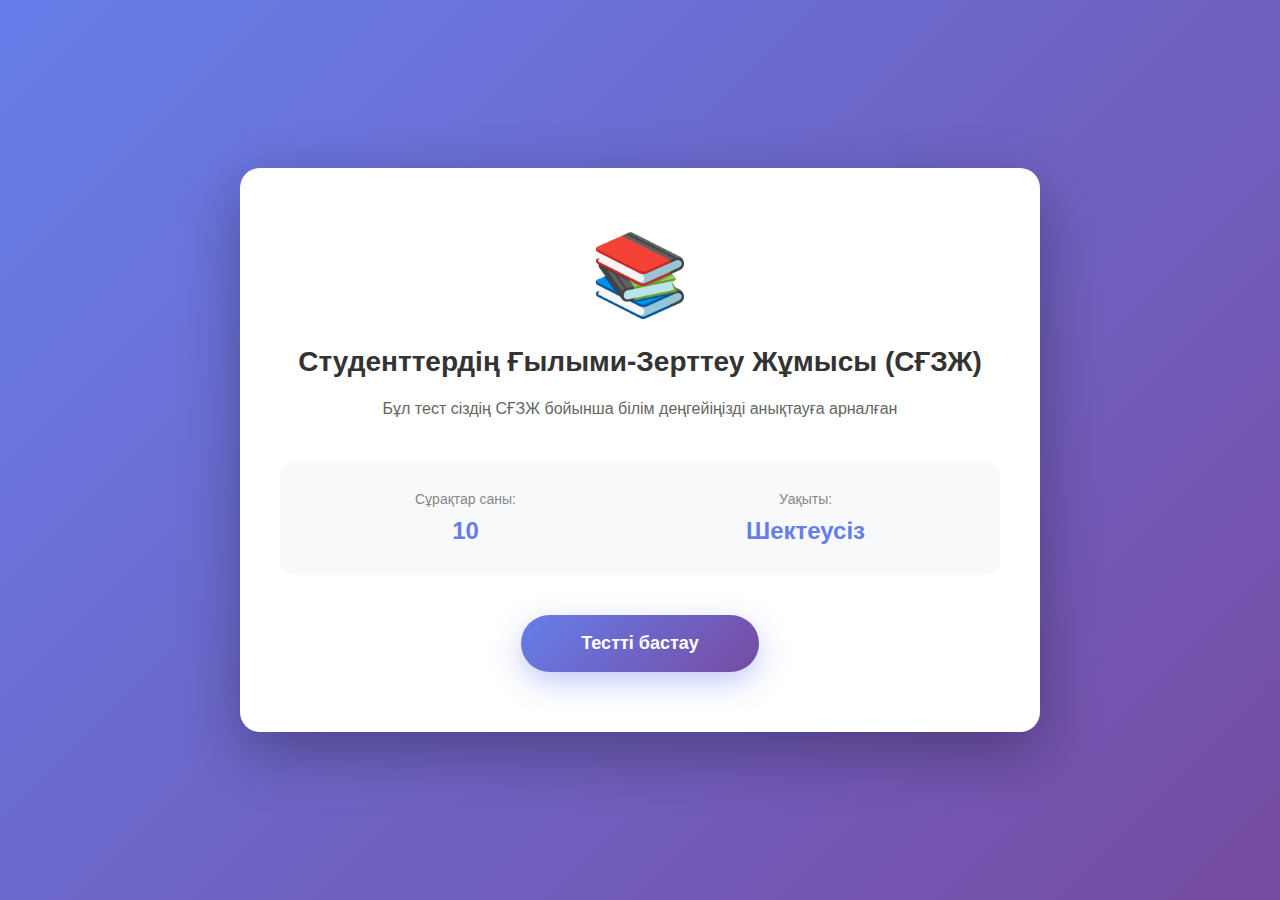
<file: index.html>
<!DOCTYPE html>
<html lang="kk">
<head>
    <meta charset="UTF-8">
    <meta name="viewport" content="width=device-width, initial-scale=1.0">
    <title>СҒЗЖ Тесті</title>
    <link rel="stylesheet" href="styles.css">
</head>
<body>
    <div class="container">
        <div class="welcome-card">
            <div class="icon">📚</div>
            <h1>Студенттердің Ғылыми-Зерттеу Жұмысы (СҒЗЖ)</h1>
            <p class="subtitle">Бұл тест сіздің СҒЗЖ бойынша білім деңгейіңізді анықтауға арналған</p>
            <div class="info-box">
                <div class="info-item">
                    <span class="info-label">Сұрақтар саны:</span>
                    <span class="info-value">10</span>
                </div>
                <div class="info-item">
                    <span class="info-label">Уақыты:</span>
                    <span class="info-value">Шектеусіз</span>
                </div>
            </div>
            <button class="start-btn" onclick="startTest()">Тестті бастау</button>
        </div>
    </div>
    <script src="script.js"></script>
</body>
</html>
</file>
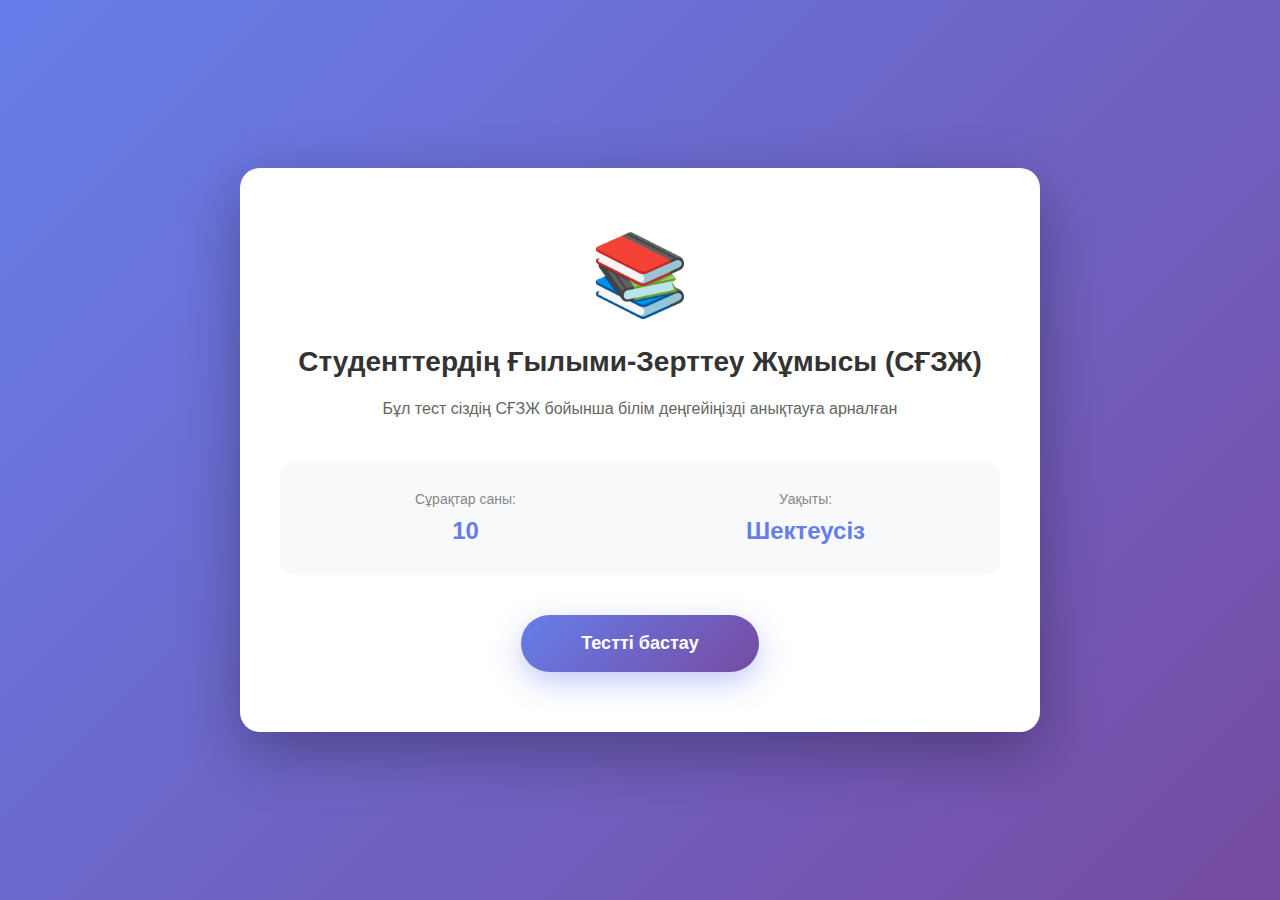
<file: result.html>
<!DOCTYPE html>
<html lang="kk">
<head>
    <meta charset="UTF-8">
    <meta name="viewport" content="width=device-width, initial-scale=1.0">
    <title>СҒЗЖ Тесті - Қорытынды</title>
    <link rel="stylesheet" href="styles.css">
</head>
<body>
    <div class="container">
        <div class="result-card">
            <div class="result-header">
                <div class="icon result-icon" id="resultIcon">🎓</div>
                <h1>Қорытынды</h1>
                <p class="result-message" id="resultMessage"></p>
            </div>

            <div class="score-display">
                <div class="score-circle">
                    <svg width="200" height="200" viewBox="0 0 200 200">
                        <circle cx="100" cy="100" r="90" fill="none" stroke="#e0e0e0" stroke-width="12"/>
                        <circle id="scoreCircle" cx="100" cy="100" r="90" fill="none" stroke="#4CAF50" stroke-width="12" 
                                stroke-dasharray="565.48" stroke-dashoffset="565.48" transform="rotate(-90 100 100)" 
                                style="transition: stroke-dashoffset 1s ease"/>
                    </svg>
                    <div class="score-text">
                        <span class="score-number" id="scoreNumber">0</span>
                        <span class="score-total">/ 10</span>
                    </div>
                </div>
            </div>

            <div class="result-stats">
                <div class="stat-item correct">
                    <div class="stat-icon">✓</div>
                    <div class="stat-label">Дұрыс</div>
                    <div class="stat-value" id="correctCount">0</div>
                </div>
                <div class="stat-item incorrect">
                    <div class="stat-icon">✗</div>
                    <div class="stat-label">Қате</div>
                    <div class="stat-value" id="incorrectCount">0</div>
                </div>
                <div class="stat-item percentage">
                    <div class="stat-icon">%</div>
                    <div class="stat-label">Пайыз</div>
                    <div class="stat-value" id="percentageValue">0%</div>
                </div>
            </div>

            <div class="detailed-results" id="detailedResults">
                <!-- Detailed answers will be shown here -->
            </div>

            <div class="result-actions">
                <button class="action-btn restart-btn" onclick="restartTest()">Қайта бастау</button>
                <button class="action-btn home-btn" onclick="goHome()">Басты бетке</button>
            </div>
        </div>
    </div>
    <script src="script.js"></script>
</body>
</html>
</file>
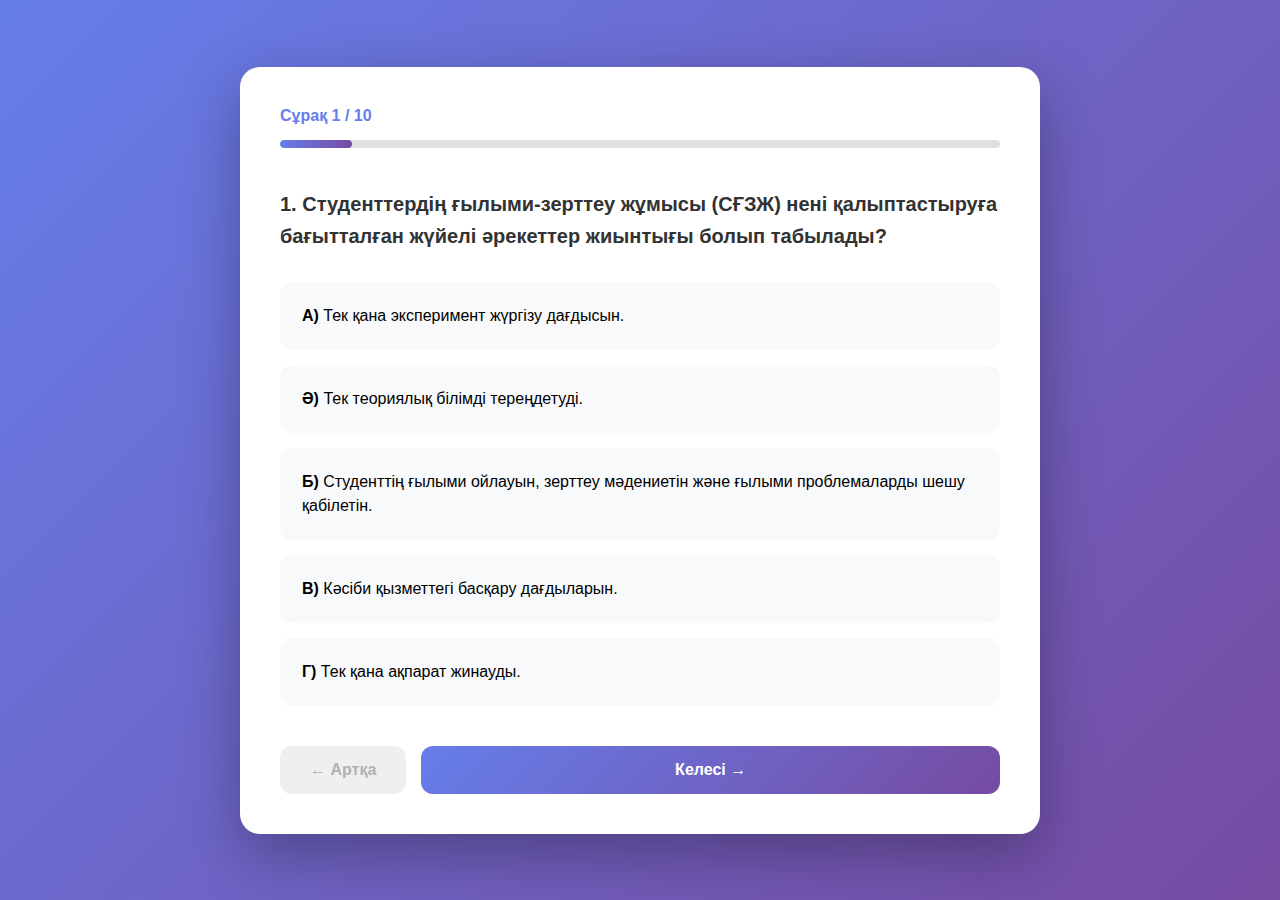
<file: test.html>
<!DOCTYPE html>
<html lang="kk">
<head>
    <meta charset="UTF-8">
    <meta name="viewport" content="width=device-width, initial-scale=1.0">
    <title>СҒЗЖ Тесті - Сұрақтар</title>
    <link rel="stylesheet" href="styles.css">
</head>
<body>
    <div class="container">
        <div class="test-card">
            <div class="progress-header">
                <div class="progress-info">
                    <span class="question-counter">Сұрақ <span id="currentQuestion">1</span> / <span id="totalQuestions">10</span></span>
                </div>
                <div class="progress-bar">
                    <div class="progress-fill" id="progressFill"></div>
                </div>
            </div>

            <div class="question-container" id="questionContainer">
                <!-- Questions will be loaded here by JavaScript -->
            </div>

            <div class="navigation-buttons">
                <button class="nav-btn prev-btn" id="prevBtn" onclick="previousQuestion()" disabled>← Артқа</button>
                <button class="nav-btn next-btn" id="nextBtn" onclick="nextQuestion()">Келесі →</button>
                <button class="nav-btn submit-btn" id="submitBtn" onclick="submitTest()" style="display: none;">Аяқтау ✓</button>
            </div>
        </div>
    </div>
    <script src="script.js"></script>
</body>
</html>
</file>
<file: styles.css>
* {
    margin: 0;
    padding: 0;
    box-sizing: border-box;
}

body {
    font-family: 'Segoe UI', Tahoma, Geneva, Verdana, sans-serif;
    background: linear-gradient(135deg, #667eea 0%, #764ba2 100%);
    min-height: 100vh;
    display: flex;
    align-items: center;
    justify-content: center;
    padding: 20px;
}

.container {
    width: 100%;
    max-width: 800px;
    margin: 0 auto;
}

/* Welcome Page Styles */
.welcome-card {
    background: white;
    border-radius: 20px;
    padding: 60px 40px;
    box-shadow: 0 20px 60px rgba(0, 0, 0, 0.3);
    text-align: center;
    animation: fadeIn 0.6s ease;
}

.icon {
    font-size: 80px;
    margin-bottom: 20px;
    animation: bounce 2s infinite;
}

h1 {
    color: #333;
    font-size: 28px;
    margin-bottom: 15px;
    line-height: 1.4;
}

.subtitle {
    color: #666;
    font-size: 16px;
    margin-bottom: 40px;
    line-height: 1.6;
}

.info-box {
    background: #f8f9fa;
    border-radius: 15px;
    padding: 30px;
    margin-bottom: 40px;
    display: flex;
    justify-content: space-around;
    gap: 20px;
}

.info-item {
    display: flex;
    flex-direction: column;
    gap: 10px;
}

.info-label {
    color: #888;
    font-size: 14px;
}

.info-value {
    color: #667eea;
    font-size: 24px;
    font-weight: bold;
}

.start-btn {
    background: linear-gradient(135deg, #667eea 0%, #764ba2 100%);
    color: white;
    border: none;
    padding: 18px 60px;
    font-size: 18px;
    font-weight: bold;
    border-radius: 50px;
    cursor: pointer;
    transition: all 0.3s ease;
    box-shadow: 0 10px 30px rgba(102, 126, 234, 0.4);
}

.start-btn:hover {
    transform: translateY(-3px);
    box-shadow: 0 15px 40px rgba(102, 126, 234, 0.6);
}

/* Test Page Styles */
.test-card {
    background: white;
    border-radius: 20px;
    padding: 40px;
    box-shadow: 0 20px 60px rgba(0, 0, 0, 0.3);
    animation: fadeIn 0.6s ease;
}

.progress-header {
    margin-bottom: 40px;
}

.progress-info {
    display: flex;
    justify-content: space-between;
    align-items: center;
    margin-bottom: 15px;
}

.question-counter {
    color: #667eea;
    font-weight: bold;
    font-size: 16px;
}

.progress-bar {
    width: 100%;
    height: 8px;
    background: #e0e0e0;
    border-radius: 10px;
    overflow: hidden;
}

.progress-fill {
    height: 100%;
    background: linear-gradient(90deg, #667eea 0%, #764ba2 100%);
    transition: width 0.3s ease;
    border-radius: 10px;
}

.question-container {
    margin-bottom: 40px;
}

.question-text {
    color: #333;
    font-size: 20px;
    font-weight: 600;
    margin-bottom: 30px;
    line-height: 1.6;
}

.options-list {
    list-style: none;
}

.option-item {
    margin-bottom: 15px;
}

.option-label {
    display: flex;
    align-items: center;
    padding: 20px;
    background: #f8f9fa;
    border-radius: 12px;
    cursor: pointer;
    transition: all 0.3s ease;
    border: 2px solid transparent;
}

.option-label:hover {
    background: #e9ecef;
    transform: translateX(5px);
}

.option-input {
    display: none;
}

.option-input:checked + .option-label {
    background: linear-gradient(135deg, #667eea 0%, #764ba2 100%);
    color: white;
    border-color: #667eea;
    transform: translateX(5px);
}

.option-text {
    font-size: 16px;
    line-height: 1.5;
}

.navigation-buttons {
    display: flex;
    justify-content: space-between;
    gap: 15px;
}

.nav-btn {
    padding: 15px 30px;
    font-size: 16px;
    font-weight: bold;
    border: none;
    border-radius: 12px;
    cursor: pointer;
    transition: all 0.3s ease;
}

.prev-btn {
    background: #e0e0e0;
    color: #666;
}

.prev-btn:hover:not(:disabled) {
    background: #d0d0d0;
}

.prev-btn:disabled {
    opacity: 0.5;
    cursor: not-allowed;
}

.next-btn, .submit-btn {
    background: linear-gradient(135deg, #667eea 0%, #764ba2 100%);
    color: white;
    flex: 1;
}

.next-btn:hover, .submit-btn:hover {
    transform: translateY(-2px);
    box-shadow: 0 5px 20px rgba(102, 126, 234, 0.4);
}

/* Result Page Styles */
.result-card {
    background: white;
    border-radius: 20px;
    padding: 50px 40px;
    box-shadow: 0 20px 60px rgba(0, 0, 0, 0.3);
    text-align: center;
    animation: fadeIn 0.6s ease;
}

.result-header {
    margin-bottom: 40px;
}

.result-icon {
    font-size: 80px;
    animation: scaleIn 0.5s ease;
}

.result-message {
    color: #666;
    font-size: 18px;
    margin-top: 15px;
}

.score-display {
    display: flex;
    justify-content: center;
    margin-bottom: 40px;
}

.score-circle {
    position: relative;
    width: 200px;
    height: 200px;
}

.score-text {
    position: absolute;
    top: 50%;
    left: 50%;
    transform: translate(-50%, -50%);
    display: flex;
    flex-direction: column;
    align-items: center;
}

.score-number {
    font-size: 48px;
    font-weight: bold;
    color: #4CAF50;
}

.score-total {
    font-size: 20px;
    color: #888;
}

.result-stats {
    display: grid;
    grid-template-columns: repeat(3, 1fr);
    gap: 20px;
    margin-bottom: 40px;
}

.stat-item {
    background: #f8f9fa;
    padding: 25px;
    border-radius: 15px;
    transition: transform 0.3s ease;
}

.stat-item:hover {
    transform: translateY(-5px);
}

.stat-item.correct {
    background: linear-gradient(135deg, #4CAF50 0%, #45a049 100%);
    color: white;
}

.stat-item.incorrect {
    background: linear-gradient(135deg, #f44336 0%, #da190b 100%);
    color: white;
}

.stat-item.percentage {
    background: linear-gradient(135deg, #667eea 0%, #764ba2 100%);
    color: white;
}

.stat-icon {
    font-size: 32px;
    margin-bottom: 10px;
}

.stat-label {
    font-size: 14px;
    margin-bottom: 5px;
    opacity: 0.9;
}

.stat-value {
    font-size: 28px;
    font-weight: bold;
}

.detailed-results {
    text-align: left;
    margin-bottom: 40px;
    max-height: 400px;
    overflow-y: auto;
    padding: 20px;
    background: #f8f9fa;
    border-radius: 15px;
}

.detail-item {
    margin-bottom: 20px;
    padding: 15px;
    background: white;
    border-radius: 10px;
    border-left: 4px solid #ddd;
}

.detail-item.correct {
    border-left-color: #4CAF50;
}

.detail-item.incorrect {
    border-left-color: #f44336;
}

.detail-question {
    font-weight: bold;
    margin-bottom: 10px;
    color: #333;
}

.detail-answer {
    font-size: 14px;
    color: #666;
}

.detail-answer.correct {
    color: #4CAF50;
}

.detail-answer.incorrect {
    color: #f44336;
}

.result-actions {
    display: flex;
    gap: 15px;
    justify-content: center;
}

.action-btn {
    padding: 15px 40px;
    font-size: 16px;
    font-weight: bold;
    border: none;
    border-radius: 12px;
    cursor: pointer;
    transition: all 0.3s ease;
}

.restart-btn {
    background: linear-gradient(135deg, #667eea 0%, #764ba2 100%);
    color: white;
}

.home-btn {
    background: #e0e0e0;
    color: #666;
}

.action-btn:hover {
    transform: translateY(-2px);
    box-shadow: 0 5px 20px rgba(0, 0, 0, 0.2);
}

/* Animations */
@keyframes fadeIn {
    from {
        opacity: 0;
        transform: translateY(20px);
    }
    to {
        opacity: 1;
        transform: translateY(0);
    }
}

@keyframes bounce {
    0%, 100% {
        transform: translateY(0);
    }
    50% {
        transform: translateY(-10px);
    }
}

@keyframes scaleIn {
    from {
        transform: scale(0);
    }
    to {
        transform: scale(1);
    }
}

/* Mobile Responsive */
@media (max-width: 768px) {
    .welcome-card {
        padding: 40px 25px;
    }

    h1 {
        font-size: 24px;
    }

    .icon {
        font-size: 60px;
    }

    .info-box {
        flex-direction: column;
        gap: 15px;
    }

    .test-card {
        padding: 25px;
    }

    .question-text {
        font-size: 18px;
    }

    .option-label {
        padding: 15px;
    }

    .option-text {
        font-size: 14px;
    }

    .navigation-buttons {
        flex-direction: column;
    }

    .nav-btn {
        width: 100%;
    }

    .result-card {
        padding: 30px 20px;
    }

    .result-stats {
        grid-template-columns: 1fr;
    }

    .result-actions {
        flex-direction: column;
    }

    .action-btn {
        width: 100%;
    }

    .score-circle {
        width: 150px;
        height: 150px;
    }

    .score-circle svg {
        width: 150px;
        height: 150px;
    }

    .score-number {
        font-size: 36px;
    }
}

@media (max-width: 480px) {
    .container {
        padding: 10px;
    }

    h1 {
        font-size: 20px;
    }

    .subtitle {
        font-size: 14px;
    }

    .start-btn {
        padding: 15px 40px;
        font-size: 16px;
    }
}
</file>
